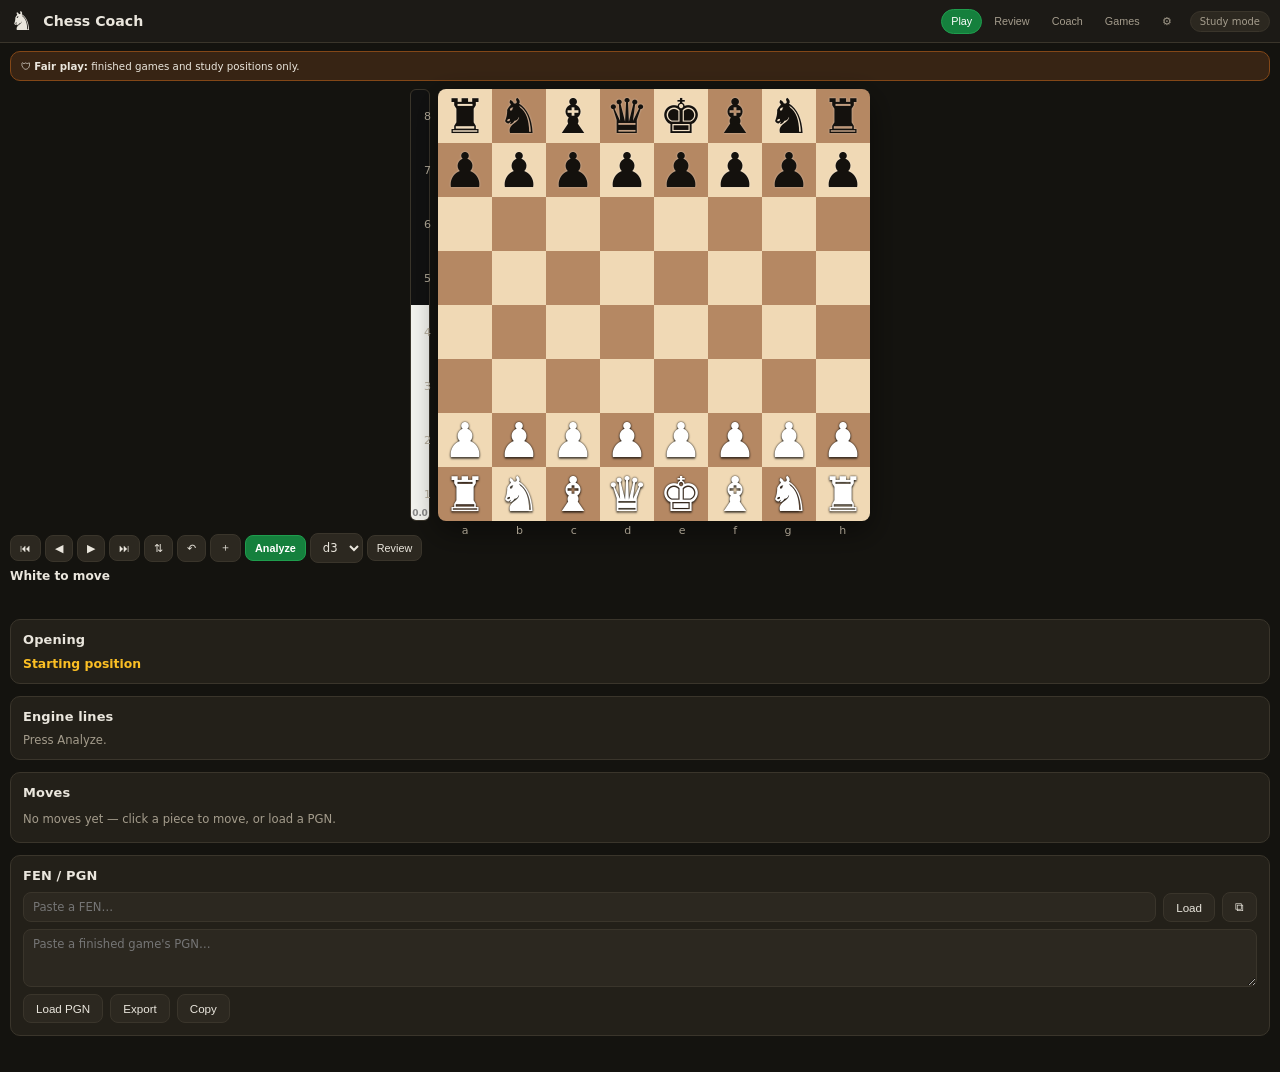
<file: extension/index.html>
<!DOCTYPE html>
<html lang="en">
<head>
<meta charset="UTF-8">
<meta name="viewport" content="width=device-width, initial-scale=1.0">
<meta name="color-scheme" content="dark light">
<title>Chess Coach</title>
<link rel="stylesheet" href="styles.css">
<style>
  /* Side-panel overrides: narrower column, same app. */
  html { font-size: calc(13.5px * var(--font-scale)); }
  .topbar { padding: 8px 10px; gap: 8px; }
  .brand h1 { font-size: 1.05rem; }
  .brand .tag { display: none; }
  .tabs { gap: 2px; }
  .tab { padding: 5px 9px; font-size: .8rem; }
  .layout { grid-template-columns: 1fr; padding: 8px 10px 24px; gap: 10px; }
  .boardCol { position: static; }
  .boardWrap { max-width: 460px; margin: 0 auto; }
  .banner { margin: 8px 10px 0; font-size: .76rem; padding: 8px 10px; }
  .liveNotice { margin: 8px 10px 0; font-size: .78rem; }
  .chatlog { max-height: 220px; }
  .settingsBody { max-height: none; }
  .controls { gap: 4px; }
  .controls button { padding: 6px 9px; font-size: .8rem; }
  .moves { max-height: 130px; }
</style>
</head>
<body>
<header class="topbar">
  <div class="brand">
    <span class="logo">♞</span>
    <div><h1>Chess Coach</h1><span class="tag">Post-game study</span></div>
  </div>
  <nav class="tabs" id="tabs" role="tablist">
    <button class="tab active" data-tab="play" role="tab">Play</button>
    <button class="tab" data-tab="review" role="tab">Review</button>
    <button class="tab" data-tab="coach" role="tab">Coach</button>
    <button class="tab" data-tab="library" role="tab">Games</button>
    <button class="tab" data-tab="settings" role="tab">⚙</button>
  </nav>
  <div class="topActions"><span class="pill" id="modePill">Study mode</span></div>
</header>

<div class="banner" id="fairBanner">
  🛡 <strong>Fair play:</strong> finished games and study positions only.
</div>
<div id="liveNotice" class="liveNotice" hidden>
  🔴 A live game is open. Analysis is disabled until you close it — Chess.com prohibits engines during play.
</div>

<div class="layout">
  <section class="boardCol" id="boardCol">
    <div class="boardWrap" id="boardWrap">
      <div class="evalbar" id="evalbar"><div id="evalFill"></div><span id="evalText">0.0</span></div>
      <div class="boardHolder">
        <div id="board" class="board" tabindex="0" aria-label="Chess board"></div>
        <svg id="arrows" class="arrows" viewBox="0 0 800 800" aria-hidden="true"></svg>
        <div id="coordRanks" class="coordRanks"></div>
        <div id="coordFiles" class="coordFiles"></div>
      </div>
    </div>
    <div class="controls" id="controls">
      <button id="btnStart" title="Start">⏮</button>
      <button id="btnPrev" title="Previous">◀</button>
      <button id="btnNext" title="Next">▶</button>
      <button id="btnEnd" title="End">⏭</button>
      <button id="btnFlip" title="Flip">⇅</button>
      <button id="btnUndo" title="Undo">↶</button>
      <button id="btnNew" title="New">＋</button>
      <button id="btnAnalyze" class="primary" title="Analyze">Analyze</button>
      <select id="depthSel" class="mini" title="Depth"></select>
      <button id="btnReview" title="Review">Review</button>
    </div>
    <div class="status" id="status" role="status" aria-live="polite"></div>
    <div class="evalLine" id="evalLine"></div>
  </section>

  <section class="side">
    <div class="panel active" data-panel="play">
      <div class="card" id="openingCard"><h2>Opening</h2><div id="opening" class="opening">—</div></div>
      <div class="card" id="topMovesCard"><h2>Engine lines</h2>
        <div id="topMoves" class="topmoves"><span class="muted">Press Analyze.</span></div></div>
      <div class="card" id="movesCard"><h2>Moves</h2>
        <div id="moves" class="moves"><span class="muted">No moves yet.</span></div></div>
      <div class="card" id="fenCard"><h2>FEN / PGN</h2>
        <div class="row"><input id="fenInput" placeholder="Paste a FEN…" spellcheck="false">
          <button id="btnFen">Load</button><button id="btnCopyFen">⧉</button></div>
        <div class="row"><textarea id="pgnInput" rows="3" placeholder="Paste a finished game's PGN…" spellcheck="false"></textarea></div>
        <div class="row"><button id="btnPgn">Load PGN</button><button id="btnExportPgn">Export</button>
          <button id="btnCopyPgn">Copy</button></div>
      </div>
    </div>

    <div class="panel" data-panel="review">
      <div class="card" id="reviewSummaryCard"><h2>Game review</h2>
        <div id="reviewInfo" class="reviewinfo"><span class="muted">Load a game, then press Review.</span></div>
        <div class="reviewBtns"><button id="btnReview2" class="primary">Review game</button>
          <button id="btnNextBlunder">Next blunder ⤵</button></div>
      </div>
      <div class="card" id="accuracyCard"><h2>Accuracy</h2>
        <div id="accuracyBars"></div>
        <div id="accuracyGraphWrap"><svg id="accuracyGraph" viewBox="0 0 300 90" preserveAspectRatio="none"></svg></div>
      </div>
      <div class="card" id="reviewListCard"><h2>Moves to study</h2>
        <div id="reviewList" class="reviewList"><span class="muted">Nothing yet.</span></div></div>
    </div>

    <div class="panel" data-panel="coach">
      <div class="card coachCard">
        <div class="cardHead"><h2>AI Coach</h2><button id="btnClearChat" class="tiny">Clear</button></div>
        <div id="chatLog" class="chatlog" aria-live="polite"></div>
        <div class="chips" id="chatChips">
          <button class="chip" data-q="What was the key mistake in this game?">Key mistake?</button>
          <button class="chip" data-q="What is the plan for the side to move?">Plan?</button>
          <button class="chip" data-q="Explain the opening and its ideas.">Opening</button>
          <button class="chip" data-q="Give me three exercises from this game.">Homework</button>
        </div>
        <div class="chatrow"><input id="chatInput" placeholder="Ask about this position…">
          <button id="btnSend" class="primary">Send</button></div>
        <div class="small" id="coachMeta"></div>
      </div>
      <div class="card"><h2>Coach setup</h2>
        <div class="row"><select id="quickProvider" class="grow"></select></div>
        <div class="row"><input id="quickModel" placeholder="model" class="grow"></div>
        <div class="row"><input id="quickKey" type="password" placeholder="API key" class="grow">
          <button id="btnSaveKey" class="primary">Save</button></div>
        <div class="small" id="keyState"></div>
        <button id="btnOpenCoachSettings" class="tiny">All coach settings →</button>
      </div>
    </div>

    <div class="panel" data-panel="library">
      <div class="card"><h2>Import from Chess.com</h2>
        <p class="small">Official read-only API. Finished games only.</p>
        <div class="row"><input id="ccUser" placeholder="Chess.com username" class="grow">
          <button id="btnCcLoad" class="primary">Load</button></div>
        <div class="row"><select id="ccTimeClass" class="grow"></select>
          <label class="inline"><input type="checkbox" id="ccRated"> rated</label></div>
        <div id="ccInfo" class="small"></div>
        <div id="gameList" class="gameList"></div>
      </div>
      <div class="card"><h2>Saved here</h2>
        <div id="savedList" class="gameList"><span class="muted">Nothing saved yet.</span></div>
        <div class="row"><button id="btnSaveCurrent" class="tiny">Save current</button>
          <button id="btnClearSaved" class="tiny danger">Clear</button></div>
      </div>
    </div>

    <div class="panel" data-panel="settings">
      <div class="settingsHead">
        <input id="settingsSearch" placeholder="Search settings…" autocomplete="off">
        <select id="presetSel"></select>
        <select id="tierSel">
          <option value="core">Basic</option><option value="advanced">+ Advanced</option>
          <option value="lab">+ Experimental</option>
        </select>
      </div>
      <span class="pill" id="settingsCount"></span>
      <div id="settingsBody" class="settingsBody"></div>
    </div>
  </section>
</div>

<div id="promoModal" class="modal hidden">
  <div class="modal-box"><p>Promote to:</p>
    <button data-p="q">♛</button><button data-p="r">♜</button>
    <button data-p="b">♝</button><button data-p="n">♞</button>
    <button data-p="cancel" class="tiny">Cancel</button></div>
</div>
<div id="toasts" class="toasts"></div>
<input type="file" id="importFile" accept="application/json" hidden>

<script src="core/chess-core.js"></script>
<script src="settings-schema.js"></script>
<script src="app.js"></script>
</body>
</html>
</file>
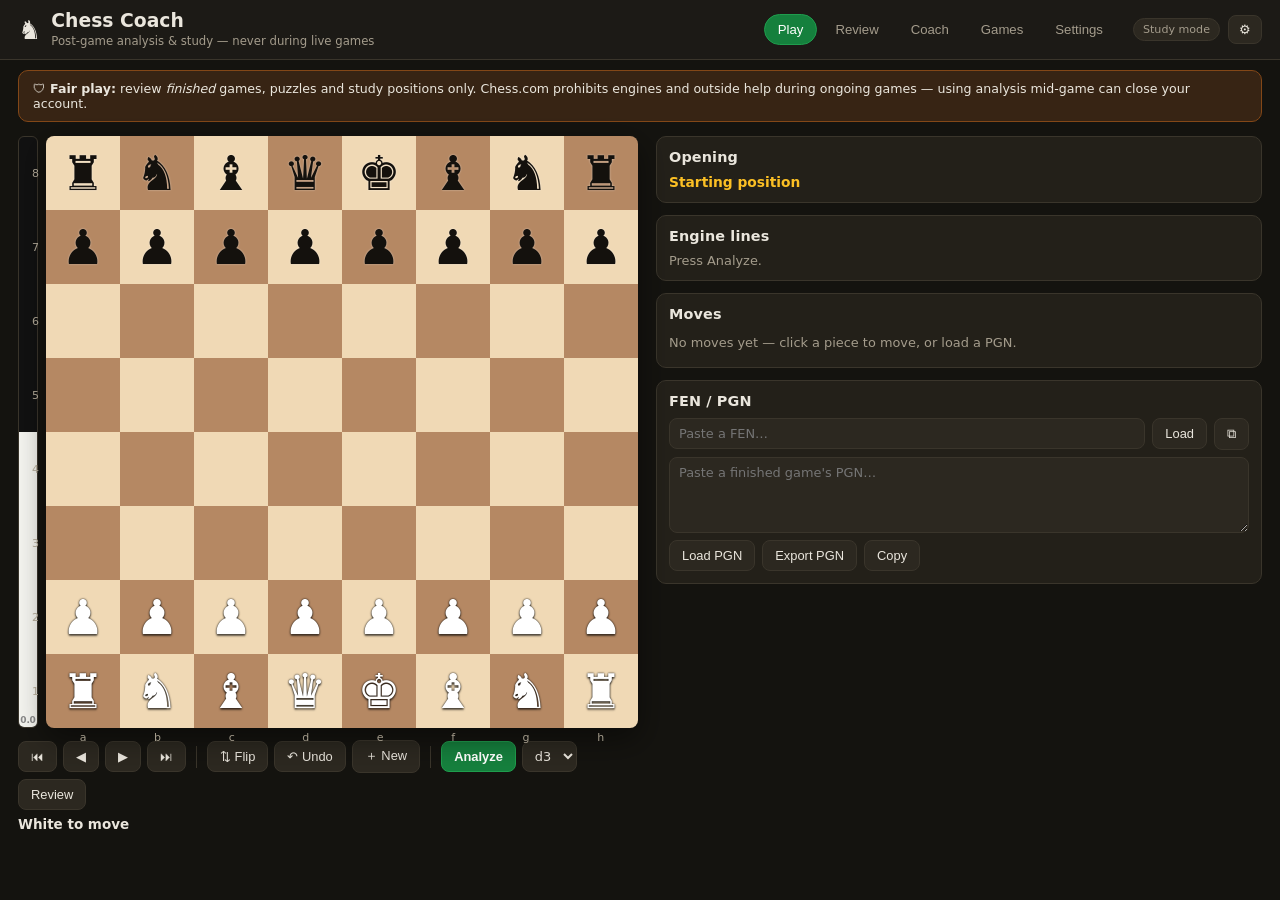
<file: web/index.html>
<!DOCTYPE html>
<html lang="en">
<head>
<meta charset="UTF-8">
<meta name="viewport" content="width=device-width, initial-scale=1.0">
<meta name="color-scheme" content="dark light">
<title>Chess Coach — Post-Game Analysis &amp; Study</title>
<link rel="stylesheet" href="styles.css">
</head>
<body>
<header class="topbar">
  <div class="brand">
    <span class="logo">♞</span>
    <div>
      <h1>Chess Coach</h1>
      <span class="tag">Post-game analysis &amp; study — never during live games</span>
    </div>
  </div>
  <nav class="tabs" id="tabs" role="tablist">
    <button class="tab active" data-tab="play" role="tab">Play</button>
    <button class="tab" data-tab="review" role="tab">Review</button>
    <button class="tab" data-tab="coach" role="tab">Coach</button>
    <button class="tab" data-tab="library" role="tab">Games</button>
    <button class="tab" data-tab="settings" role="tab">Settings</button>
  </nav>
  <div class="topActions">
    <span class="pill" id="modePill">Study mode</span>
    <button id="btnQuickSettings" class="icon" title="Settings">⚙</button>
  </div>
</header>

<div class="banner" id="fairBanner">
  🛡 <strong>Fair play:</strong> review <em>finished</em> games, puzzles and study positions only.
  Chess.com prohibits engines and outside help during ongoing games — using analysis mid-game can close your account.
</div>
<div id="liveNotice" class="liveNotice" hidden>
  🔴 A live game is open in another tab. Analysis is disabled until you close it.
</div>

<div class="layout">
  <!-- ------------------------------------------------ left: board column -->
  <section class="boardCol" id="boardCol">
    <div class="boardWrap" id="boardWrap">
      <div class="evalbar" id="evalbar">
        <div id="evalFill"></div>
        <span id="evalText">0.0</span>
      </div>
      <div class="boardHolder">
        <div id="board" class="board" tabindex="0" aria-label="Chess board"></div>
        <svg id="arrows" class="arrows" viewBox="0 0 800 800" aria-hidden="true"></svg>
        <div id="coordRanks" class="coordRanks"></div>
        <div id="coordFiles" class="coordFiles"></div>
      </div>
    </div>

    <div class="controls" id="controls">
      <button id="btnStart" title="Start (↑)">⏮</button>
      <button id="btnPrev" title="Previous (←)">◀</button>
      <button id="btnNext" title="Next (→)">▶</button>
      <button id="btnEnd" title="End (↓)">⏭</button>
      <span class="sep"></span>
      <button id="btnFlip" title="Flip (F)">⇅ Flip</button>
      <button id="btnUndo" title="Undo (U)">↶ Undo</button>
      <button id="btnNew" title="New game (N)">＋ New</button>
      <span class="sep"></span>
      <button id="btnAnalyze" class="primary" title="Analyze (A)">Analyze</button>
      <select id="depthSel" title="Search depth" class="mini"></select>
      <button id="btnReview" title="Review game (R)">Review</button>
    </div>
    <div class="status" id="status" role="status" aria-live="polite"></div>
    <div class="evalLine" id="evalLine"></div>
  </section>

  <!-- ------------------------------------------------ right: tab panels -->
  <section class="side">

    <!-- PLAY -->
    <div class="panel active" data-panel="play">
      <div class="card" id="openingCard">
        <h2>Opening</h2>
        <div id="opening" class="opening">—</div>
      </div>

      <div class="card" id="topMovesCard">
        <h2>Engine lines</h2>
        <div id="topMoves" class="topmoves"><span class="muted">Press Analyze.</span></div>
      </div>

      <div class="card" id="movesCard">
        <h2>Moves</h2>
        <div id="moves" class="moves"><span class="muted">No moves yet.</span></div>
      </div>

      <div class="card" id="fenCard">
        <h2>FEN / PGN</h2>
        <div class="row">
          <input id="fenInput" placeholder="Paste a FEN…" spellcheck="false">
          <button id="btnFen">Load</button>
          <button id="btnCopyFen" title="Copy FEN">⧉</button>
        </div>
        <div class="row">
          <textarea id="pgnInput" rows="4" placeholder="Paste a finished game's PGN…" spellcheck="false"></textarea>
        </div>
        <div class="row">
          <button id="btnPgn">Load PGN</button>
          <button id="btnExportPgn">Export PGN</button>
          <button id="btnCopyPgn">Copy</button>
        </div>
      </div>
    </div>

    <!-- REVIEW -->
    <div class="panel" data-panel="review">
      <div class="card" id="reviewSummaryCard">
        <h2>Game review</h2>
        <div id="reviewInfo" class="reviewinfo"><span class="muted">Load a game, then press Review.</span></div>
        <div class="reviewBtns">
          <button id="btnReview2" class="primary">Review game</button>
          <button id="btnNextBlunder">Next blunder ⤵</button>
        </div>
      </div>
      <div class="card" id="accuracyCard">
        <h2>Accuracy</h2>
        <div id="accuracyBars"></div>
        <div id="accuracyGraphWrap"><svg id="accuracyGraph" viewBox="0 0 300 90" preserveAspectRatio="none"></svg></div>
      </div>
      <div class="card" id="reviewListCard">
        <h2>Moves to study</h2>
        <div id="reviewList" class="reviewList"><span class="muted">Nothing yet.</span></div>
      </div>
    </div>

    <!-- COACH -->
    <div class="panel" data-panel="coach">
      <div class="card coachCard">
        <div class="cardHead">
          <h2>AI Coach</h2>
          <button id="btnClearChat" class="tiny">Clear</button>
        </div>
        <div id="chatLog" class="chatlog" aria-live="polite"></div>
        <div class="chips" id="chatChips">
          <button class="chip" data-q="What was the key mistake in this game?">Key mistake?</button>
          <button class="chip" data-q="What is the plan for the side to move?">Plan here?</button>
          <button class="chip" data-q="Explain the opening I played and its ideas.">Opening ideas</button>
          <button class="chip" data-q="Give me three training exercises from this game.">Homework</button>
          <button class="chip" data-q="Where did the evaluation swing most?">Biggest swing?</button>
        </div>
        <div class="chatrow">
          <input id="chatInput" placeholder="Ask about this position… (Enter to send)" autocomplete="off">
          <button id="btnSend" class="primary">Send</button>
        </div>
        <div class="small" id="coachMeta"></div>
      </div>
      <div class="card">
        <h2>Coach setup</h2>
        <div class="row">
          <select id="quickProvider" class="grow"></select>
        </div>
        <div class="row">
          <input id="quickModel" placeholder="model" class="grow">
        </div>
        <div class="row">
          <input id="quickKey" type="password" placeholder="API key (stored locally)" class="grow">
          <button id="btnSaveKey" class="primary">Save</button>
        </div>
        <div class="small" id="keyState"></div>
        <button id="btnOpenCoachSettings" class="tiny">All coach settings →</button>
      </div>
    </div>

    <!-- LIBRARY -->
    <div class="panel" data-panel="library">
      <div class="card">
        <h2>Import from Chess.com</h2>
        <p class="small">Official read-only Published Data API. Finished games only — never a game in progress.</p>
        <div class="row">
          <input id="ccUser" placeholder="Chess.com username" class="grow" autocomplete="off">
          <button id="btnCcLoad" class="primary">Load games</button>
        </div>
        <div class="row">
          <select id="ccTimeClass" class="grow"></select>
          <label class="inline"><input type="checkbox" id="ccRated"> rated only</label>
        </div>
        <div id="ccInfo" class="small"></div>
        <div id="gameList" class="gameList"></div>
      </div>
      <div class="card">
        <h2>Saved in this browser</h2>
        <div id="savedList" class="gameList"><span class="muted">Nothing saved yet.</span></div>
        <div class="row">
          <button id="btnSaveCurrent" class="tiny">Save current game</button>
          <button id="btnClearSaved" class="tiny danger">Clear all</button>
        </div>
      </div>
    </div>

    <!-- SETTINGS -->
    <div class="panel" data-panel="settings">
      <div class="settingsHead">
        <input id="settingsSearch" placeholder="Search settings…  (try: arrow, depth, theme)" autocomplete="off">
        <select id="presetSel" title="Apply a preset"></select>
        <select id="tierSel" title="Show advanced settings">
          <option value="core">Basic</option>
          <option value="advanced">+ Advanced</option>
          <option value="lab">+ Experimental</option>
        </select>
        <span class="pill" id="settingsCount"></span>
      </div>
      <div id="settingsBody" class="settingsBody"></div>
    </div>
  </section>
</div>

<div id="promoModal" class="modal hidden">
  <div class="modal-box">
    <p>Promote to:</p>
    <button data-p="q">♛ Queen</button><button data-p="r">♜ Rook</button>
    <button data-p="b">♝ Bishop</button><button data-p="n">♞ Knight</button>
    <button data-p="cancel" class="tiny">Cancel</button>
  </div>
</div>
<div id="toasts" class="toasts"></div>
<input type="file" id="importFile" accept="application/json" hidden>

<script src="core/chess-core.js"></script>
<script src="settings-schema.js"></script>
<script src="app.js"></script>
</body>
</html>
</file>
<file: extension/styles.css>
/* Chess Coach — styles */
:root {
  --bg: #14130f;
  --bg2: #1c1a16;
  --card: #232019;
  --card2: #2c2820;
  --line: #3a352b;
  --text: #eae6dd;
  --muted: #a49c8c;
  --accent: #15803d;
  --accent2: #1f9d4d;
  --danger: #b91c1c;
  --warn: #b45309;
  --sq-light: #f0d9b5;
  --sq-dark: #b58863;
  --radius: 10px;
  --font-scale: 1;
  --density: 1;
  --board-radius: 8px;
  --piece-size: 1;
  --brightness: 1;
  --contrast: 1;
}
[data-theme="light"] { --bg:#f6f4ef; --bg2:#efece4; --card:#ffffff; --card2:#f7f5f0; --line:#ded8ca; --text:#211e18; --muted:#6c6456; }
[data-theme="midnight"] { --bg:#0a0e17; --bg2:#0f1520; --card:#141c2b; --card2:#1b2436; --line:#26324a; --text:#dde6f5; --muted:#8a97ad; }
[data-theme="sepia"] { --bg:#f2e8d5; --bg2:#e9dcc3; --card:#fbf3e4; --card2:#f3e8d3; --line:#d6c4a4; --text:#3b2f1e; --muted:#7d6b50; --sq-light:#f0dfc0; --sq-dark:#a9825a; }
[data-accent="blue"] { --accent:#1d4ed8; --accent2:#2563eb; }
[data-accent="purple"] { --accent:#6d28d9; --accent2:#7c3aed; }
[data-accent="amber"] { --accent:#b45309; --accent2:#d97706; }
[data-accent="rose"] { --accent:#be123c; --accent2:#e11d48; }

* { box-sizing: border-box; }
html { font-size: calc(15px * var(--font-scale)); }
body {
  margin: 0; background: var(--bg); color: var(--text);
  font-family: system-ui, -apple-system, "Segoe UI", Roboto, sans-serif;
  min-height: 100vh;
}
body[data-font="serif"] { font-family: Georgia, "Times New Roman", serif; }
body[data-font="mono"] { font-family: ui-monospace, SFMono-Regular, Menlo, monospace; }
body[data-font="dyslexic"] { font-family: "Comic Sans MS", "Trebuchet MS", Verdana, sans-serif; letter-spacing: .02em; }
body[data-contrast="high"] { --card: #000; --card2: #111; --line: #fff; --text: #fff; --muted: #ddd; }
body[data-contrast="high"] .sq.light { --sq-light: #fff; }
body[data-contrast="high"] .sq.dark { --sq-dark: #000; }

/* ---------- top bar ---------- */
.topbar {
  display: flex; align-items: center; gap: 16px; flex-wrap: wrap;
  padding: 10px 18px; background: var(--bg2); border-bottom: 1px solid var(--line);
  position: sticky; top: 0; z-index: 40;
}
.brand { display: flex; align-items: center; gap: 10px; }
.logo { font-size: 26px; line-height: 1; }
.brand h1 { margin: 0; font-size: 1.25rem; }
.tag { color: var(--muted); font-size: .78rem; }
.tabs { display: flex; gap: 4px; margin-left: auto; flex-wrap: wrap; }
.tab {
  background: transparent; color: var(--muted); border: 1px solid transparent;
  padding: 7px 13px; border-radius: 999px; font-size: .88rem; cursor: pointer;
}
.tab:hover { background: var(--card2); color: var(--text); }
.tab.active { background: var(--accent); color: #fff; border-color: var(--accent2); }
.topActions { display: flex; align-items: center; gap: 8px; }
.pill {
  font-size: .74rem; padding: 4px 9px; border-radius: 999px;
  background: var(--card2); color: var(--muted); border: 1px solid var(--line); white-space: nowrap;
}
.pill.on { background: var(--accent); color: #fff; border-color: var(--accent2); }

.banner {
  margin: 10px 18px 0; padding: 10px 14px; border-radius: var(--radius);
  background: color-mix(in srgb, var(--warn) 18%, var(--bg2));
  border: 1px solid color-mix(in srgb, var(--warn) 60%, var(--line));
  font-size: .84rem;
}
.liveNotice {
  margin: 10px 18px 0; padding: 10px 14px; border-radius: var(--radius);
  background: var(--danger); color: #fff; font-weight: 600; font-size: .86rem;
}

/* ---------- layout ---------- */
.layout {
  display: grid; grid-template-columns: minmax(320px, 620px) minmax(320px, 1fr);
  gap: 18px; padding: 14px 18px 40px; align-items: start;
}
.layout.density-compact { gap: 12px; padding: 8px 12px 24px; }
.layout.density-spacious { gap: 26px; padding: 22px 26px 60px; }
@media (max-width: 940px) { .layout { grid-template-columns: 1fr; } }

.boardCol { position: sticky; top: 66px; }
.layout.density-compact .boardCol { top: 58px; }
.boardCol.unstuck { position: static; }
@media (max-width: 940px) { .boardCol { position: static; } }

/* ---------- board ---------- */
.boardWrap { display: flex; gap: 8px; align-items: stretch; }
.evalbar {
  width: 20px; border-radius: 6px; background: #111; position: relative;
  overflow: hidden; flex: 0 0 20px; border: 1px solid var(--line);
}
.evalbar[hidden] { display: none; }
#evalFill { position: absolute; left: 0; right: 0; bottom: 0; height: 50%; background: #f5f5f0; transition: height .28s ease; }
#evalText { position: absolute; inset: auto 0 2px 0; text-align: center; font-size: 9px; color: #888; font-weight: 700; letter-spacing: -.02em; }
.boardHolder { position: relative; flex: 1; min-width: 0; }
.board {
  aspect-ratio: 1 / 1; width: 100%; display: grid;
  grid-template-columns: repeat(8, 1fr); grid-template-rows: repeat(8, 1fr);
  border-radius: var(--board-radius); overflow: hidden; user-select: none;
  filter: brightness(var(--brightness)) contrast(var(--contrast));
  outline: none;
}
.board.shadow { box-shadow: 0 10px 30px rgba(0,0,0,.45); }
.board:focus-visible { box-shadow: 0 0 0 3px var(--accent2); }
.sq {
  position: relative; display: flex; align-items: center; justify-content: center;
  font-size: calc(clamp(26px, 5.2vw, 48px) * var(--piece-size));
  line-height: 1; cursor: pointer;
}
.sq.light { background: var(--sq-light); }
.sq.dark { background: var(--sq-dark); }
.sq.sel::after { content: ""; position: absolute; inset: 0; box-shadow: inset 0 0 0 4px #f7ef6d; }
.sq.last.outline::after { content: ""; position: absolute; inset: 0; box-shadow: inset 0 0 0 4px rgba(247,239,109,.55); }
.sq.last.fill::after { content: ""; position: absolute; inset: 0; background: rgba(247,239,109,.28); }
.sq.last.both::after { content: ""; position: absolute; inset: 0; background: rgba(247,239,109,.22); box-shadow: inset 0 0 0 3px rgba(247,239,109,.6); }
.sq.check::before {
  content: ""; position: absolute; inset: 0;
  background: radial-gradient(circle, rgba(220,38,38,.85) 12%, rgba(220,38,38,0) 72%);
}
.sq.hover::after { content: ""; position: absolute; inset: 0; box-shadow: inset 0 0 0 3px rgba(255,255,255,.45); }
.sq.threat::before { content: ""; position: absolute; inset: 22%; border-radius: 50%; background: rgba(220,38,38,.35); }
.sq .coordF { position: absolute; right: 2px; bottom: 0; font-size: .42em; font-weight: 700; opacity: .65; }
.sq .coordR { position: absolute; left: 2px; top: 0; font-size: .42em; font-weight: 700; opacity: .65; }
.sq.light .coordF, .sq.light .coordR { color: var(--sq-dark); }
.sq.dark .coordF, .sq.dark .coordR { color: var(--sq-light); }
.piece { pointer-events: none; transition: transform .12s ease; }
.piece.white { color: #fff; text-shadow: 0 0 2px #000, 0 2px 2px rgba(0,0,0,.55); }
.piece.black { color: #14110d; text-shadow: 0 0 2px rgba(255,255,255,.55); }
.piece.outline { font-variation-settings: normal; color: transparent; -webkit-text-stroke: 2px currentColor; }
.sq.anim .piece { animation: pop .12s ease-out; }
@keyframes pop { from { transform: scale(.86); } to { transform: scale(1); } }
body[data-reduce-motion="1"] .piece, body[data-reduce-motion="1"] #evalFill { transition: none !important; animation: none !important; }

.dot { position: absolute; width: 30%; height: 30%; border-radius: 50%; background: rgba(20,85,30,.42); }
.ring { position: absolute; inset: 3%; border-radius: 50%; border: 6px solid rgba(20,85,30,.42); }
.arrows { position: absolute; inset: 0; width: 100%; height: 100%; pointer-events: none; }
.coordRanks, .coordFiles { position: absolute; font-size: 11px; color: var(--muted); display: none; }
.coordRanks { left: -14px; top: 0; bottom: 0; display: flex; flex-direction: column; justify-content: space-around; }
.coordFiles { left: 0; right: 0; bottom: -16px; display: flex; justify-content: space-around; }

/* ---------- controls ---------- */
.controls { display: flex; gap: 6px; flex-wrap: wrap; align-items: center; margin: 12px 0 6px; }
.controls .sep { width: 1px; height: 22px; background: var(--line); margin: 0 4px; }
button {
  background: var(--card2); color: var(--text); border: 1px solid var(--line);
  border-radius: 8px; padding: 7px 12px; font-size: .86rem; cursor: pointer;
  transition: background .12s, border-color .12s, transform .06s;
}
button:hover:not(:disabled) { background: color-mix(in srgb, var(--card2) 60%, var(--text) 8%); border-color: var(--muted); }
button:active:not(:disabled) { transform: translateY(1px); }
button:disabled { opacity: .5; cursor: not-allowed; }
button.primary { background: var(--accent); border-color: var(--accent2); color: #fff; font-weight: 600; }
button.primary:hover:not(:disabled) { background: var(--accent2); }
button.danger { background: transparent; border-color: var(--danger); color: #f87171; }
button.tiny { padding: 4px 9px; font-size: .78rem; }
button.icon { padding: 6px 10px; }
button:focus-visible, input:focus-visible, select:focus-visible, textarea:focus-visible { outline: 3px solid var(--accent2); outline-offset: 1px; }
body[data-focus-rings="0"] button:focus-visible { outline: none; }
.large-targets button, .large-targets .sq { min-height: 34px; }

select, input, textarea {
  background: var(--card2); color: var(--text); border: 1px solid var(--line);
  border-radius: 8px; padding: 7px 9px; font-size: .86rem; font-family: inherit;
  width: 100%; max-width: 100%;
}
select.mini { width: auto; padding: 6px 8px; }
label { font-size: .8rem; color: var(--muted); }
label.inline { display: inline-flex; align-items: center; gap: 5px; white-space: nowrap; }
label.inline input[type="checkbox"] { width: auto; }
.status { font-size: .9rem; font-weight: 600; color: var(--text); min-height: 22px; }
.evalLine { font-size: .8rem; color: var(--muted); min-height: 18px; }

/* ---------- side panels ---------- */
.side { min-width: 0; }
.panel { display: none; }
.panel.active { display: block; }
.card {
  background: var(--card); border: 1px solid var(--line); border-radius: var(--radius);
  padding: calc(12px * var(--density)); margin-bottom: 12px;
}
.card h2 { margin: 0 0 9px; font-size: .96rem; letter-spacing: .01em; }
.cardHead { display: flex; align-items: center; justify-content: space-between; gap: 8px; margin-bottom: 8px; }
.cardHead h2 { margin: 0; }
.muted { color: var(--muted); }
.small { font-size: .78rem; color: var(--muted); }
.row { display: flex; gap: 7px; align-items: center; margin-bottom: 7px; }
.row .grow { flex: 1; }
.row:last-child { margin-bottom: 0; }
.row textarea { flex: 1; resize: vertical; }

/* opening / moves */
.opening { font-weight: 700; color: #fbbf24; font-size: .92rem; }
.moves { max-height: 190px; overflow-y: auto; font-size: .86rem; line-height: 1.85; }
.mv { cursor: pointer; padding: 1px 4px; border-radius: 5px; }
.mv:hover { background: var(--card2); }
.mv.cur { background: var(--accent); color: #fff; }
.mv.future { color: var(--muted); opacity: .7; }
.mv sup { font-weight: 800; font-size: .7em; margin-left: 1px; }
.mv .tag-b { color: #f87171; }
.mv .tag-m { color: #fbbf24; }
.mv .tag-i { color: #93c5fd; }
.topmoves { font-size: .86rem; }
.topmoves .line { padding: 5px 0; border-bottom: 1px solid var(--line); display: flex; gap: 8px; align-items: baseline; }
.topmoves .line:last-child { border-bottom: 0; }
.topmoves .san { font-weight: 700; font-family: ui-monospace, monospace; }
.topmoves .sc { color: var(--muted); font-size: .78rem; }
.topmoves .pv { color: var(--muted); font-size: .78rem; font-family: ui-monospace, monospace; }
.topmoves .line.best .san { color: #4ade80; }

/* review */
.reviewinfo { font-size: .86rem; }
.reviewBtns { display: flex; gap: 7px; margin-top: 10px; }
.reviewList { max-height: 260px; overflow-y: auto; font-size: .84rem; }
.reviewList .item { padding: 6px 0; border-bottom: 1px solid var(--line); cursor: pointer; }
.reviewList .item:hover { background: var(--card2); }
.reviewList .badge { font-weight: 800; margin-right: 6px; }
.badge.blunder { color: #f87171; }
.badge.mistake { color: #fbbf24; }
.badge.inaccuracy { color: #93c5fd; }
.badge.best { color: #4ade80; }
.accRow { display: flex; align-items: center; gap: 8px; margin: 6px 0; font-size: .84rem; }
.accRow .bar { flex: 1; height: 8px; background: var(--card2); border-radius: 4px; overflow: hidden; }
.accRow .bar span { display: block; height: 100%; background: var(--accent2); }
#accuracyGraphWrap { margin-top: 8px; }
#accuracyGraph { width: 100%; height: 90px; display: block; }

/* chat */
.coachCard { display: flex; flex-direction: column; }
.chatlog { max-height: 340px; overflow-y: auto; display: flex; flex-direction: column; gap: 8px; margin-bottom: 9px; }
.msg { padding: 9px 11px; border-radius: 10px; font-size: .86rem; white-space: pre-wrap; line-height: 1.5; }
.msg.user { background: var(--accent); color: #fff; align-self: flex-end; max-width: 90%; }
.msg.ai { background: var(--card2); align-self: flex-start; max-width: 92%; border: 1px solid var(--line); }
.msg.error { border-color: var(--danger); color: #fca5a5; }
.chips { display: flex; gap: 6px; flex-wrap: wrap; margin-bottom: 8px; }
.chip { font-size: .76rem; padding: 4px 10px; border-radius: 999px; background: var(--card2); color: var(--muted); }
.chip:hover { color: var(--text); border-color: var(--accent2); }
.chatrow { display: flex; gap: 7px; }
.chatrow input { flex: 1; }

/* library */
.gameList { max-height: 320px; overflow-y: auto; margin-top: 8px; }
.gameItem {
  padding: 8px 10px; border: 1px solid var(--line); border-radius: 8px; margin-bottom: 6px;
  cursor: pointer; font-size: .82rem; background: var(--card2);
}
.gameItem:hover { border-color: var(--accent2); }
.gameItem .who { font-weight: 600; }
.gameItem .res { color: var(--muted); }
.gameItem.win { border-left: 3px solid var(--accent2); }
.gameItem.loss { border-left: 3px solid var(--danger); }
.gameItem.draw { border-left: 3px solid var(--warn); }

/* settings */
.settingsHead { display: flex; gap: 7px; margin-bottom: 12px; flex-wrap: wrap; align-items: center; }
.settingsHead input { flex: 1; min-width: 160px; }
.settingsHead select { width: auto; }
.settingsBody { max-height: calc(100vh - 190px); overflow-y: auto; padding-right: 4px; }
.setSection {
  background: var(--card); border: 1px solid var(--line); border-radius: var(--radius);
  margin-bottom: 10px; overflow: hidden;
}
.setSection > summary {
  padding: 11px 14px; cursor: pointer; font-weight: 700; font-size: .9rem;
  display: flex; align-items: center; gap: 8px; list-style: none;
}
.setSection > summary::-webkit-details-marker { display: none; }
.setSection > summary::before { content: "▸"; color: var(--muted); transition: transform .15s; }
.setSection[open] > summary::before { transform: rotate(90deg); }
.setSection .body { padding: 4px 14px 14px; }
.setGroup { margin-top: 12px; }
.setGroup > h4 {
  margin: 0 0 6px; font-size: .74rem; text-transform: uppercase; letter-spacing: .07em;
  color: var(--muted); font-weight: 700;
}
.setRow {
  display: grid; grid-template-columns: 1fr minmax(110px, 42%);
  gap: 10px; align-items: center; padding: 7px 0; border-bottom: 1px dashed var(--line);
}
.setRow:last-child { border-bottom: 0; }
.setRow .lbl { font-size: .84rem; }
.setRow .help { display: block; font-size: .74rem; color: var(--muted); margin-top: 2px; }
.setRow input[type="range"] { width: 100%; padding: 0; }
.setRow .val { font-variant-numeric: tabular-nums; color: var(--muted); font-size: .76rem; margin-left: 6px; }
.setRow input[type="checkbox"] { width: 18px; height: 18px; justify-self: end; accent-color: var(--accent); }
.setRow select, .setRow input[type="text"], .setRow input[type="password"], .setRow input[type="number"] { width: 100%; }
.setRow.full { grid-template-columns: 1fr; }
.setRow.full textarea { min-height: 78px; }
.setRow.tier-advanced .lbl::after, .setRow.tier-lab .lbl::after {
  font-size: .62rem; padding: 1px 5px; border-radius: 4px; margin-left: 6px;
  background: var(--card2); color: var(--muted); vertical-align: middle;
}
.setRow.tier-advanced .lbl::after { content: "advanced"; }
.setRow.tier-lab .lbl::after { content: "experimental"; color: #fbbf24; }
.setRow.locked { opacity: .75; }
.empty { color: var(--muted); font-size: .84rem; padding: 14px; text-align: center; }

/* modal + toasts */
.modal { position: fixed; inset: 0; background: rgba(0,0,0,.65); display: flex; align-items: center; justify-content: center; z-index: 100; }
.modal.hidden { display: none; }
.modal-box { background: var(--card); border: 1px solid var(--line); border-radius: var(--radius); padding: 18px; display: flex; gap: 7px; flex-wrap: wrap; max-width: 340px; }
.modal-box p { flex: 1 0 100%; margin: 0 0 4px; font-size: .86rem; }
.toasts { position: fixed; right: 16px; bottom: 16px; display: flex; flex-direction: column; gap: 7px; z-index: 200; }
.toast {
  background: var(--card); border: 1px solid var(--line); border-left: 3px solid var(--accent2);
  padding: 9px 13px; border-radius: 8px; font-size: .84rem; box-shadow: 0 8px 24px rgba(0,0,0,.35);
  animation: slideIn .18s ease-out; max-width: 320px;
}
.toast.err { border-left-color: var(--danger); }
@keyframes slideIn { from { transform: translateX(14px); opacity: 0; } to { transform: none; opacity: 1; } }
[hidden] { display: none !important; }
</file>
<file: web/styles.css>
/* Chess Coach — styles */
:root {
  --bg: #14130f;
  --bg2: #1c1a16;
  --card: #232019;
  --card2: #2c2820;
  --line: #3a352b;
  --text: #eae6dd;
  --muted: #a49c8c;
  --accent: #15803d;
  --accent2: #1f9d4d;
  --danger: #b91c1c;
  --warn: #b45309;
  --sq-light: #f0d9b5;
  --sq-dark: #b58863;
  --radius: 10px;
  --font-scale: 1;
  --density: 1;
  --board-radius: 8px;
  --piece-size: 1;
  --brightness: 1;
  --contrast: 1;
}
[data-theme="light"] { --bg:#f6f4ef; --bg2:#efece4; --card:#ffffff; --card2:#f7f5f0; --line:#ded8ca; --text:#211e18; --muted:#6c6456; }
[data-theme="midnight"] { --bg:#0a0e17; --bg2:#0f1520; --card:#141c2b; --card2:#1b2436; --line:#26324a; --text:#dde6f5; --muted:#8a97ad; }
[data-theme="sepia"] { --bg:#f2e8d5; --bg2:#e9dcc3; --card:#fbf3e4; --card2:#f3e8d3; --line:#d6c4a4; --text:#3b2f1e; --muted:#7d6b50; --sq-light:#f0dfc0; --sq-dark:#a9825a; }
[data-accent="blue"] { --accent:#1d4ed8; --accent2:#2563eb; }
[data-accent="purple"] { --accent:#6d28d9; --accent2:#7c3aed; }
[data-accent="amber"] { --accent:#b45309; --accent2:#d97706; }
[data-accent="rose"] { --accent:#be123c; --accent2:#e11d48; }

* { box-sizing: border-box; }
html { font-size: calc(15px * var(--font-scale)); }
body {
  margin: 0; background: var(--bg); color: var(--text);
  font-family: system-ui, -apple-system, "Segoe UI", Roboto, sans-serif;
  min-height: 100vh;
}
body[data-font="serif"] { font-family: Georgia, "Times New Roman", serif; }
body[data-font="mono"] { font-family: ui-monospace, SFMono-Regular, Menlo, monospace; }
body[data-font="dyslexic"] { font-family: "Comic Sans MS", "Trebuchet MS", Verdana, sans-serif; letter-spacing: .02em; }
body[data-contrast="high"] { --card: #000; --card2: #111; --line: #fff; --text: #fff; --muted: #ddd; }
body[data-contrast="high"] .sq.light { --sq-light: #fff; }
body[data-contrast="high"] .sq.dark { --sq-dark: #000; }

/* ---------- top bar ---------- */
.topbar {
  display: flex; align-items: center; gap: 16px; flex-wrap: wrap;
  padding: 10px 18px; background: var(--bg2); border-bottom: 1px solid var(--line);
  position: sticky; top: 0; z-index: 40;
}
.brand { display: flex; align-items: center; gap: 10px; }
.logo { font-size: 26px; line-height: 1; }
.brand h1 { margin: 0; font-size: 1.25rem; }
.tag { color: var(--muted); font-size: .78rem; }
.tabs { display: flex; gap: 4px; margin-left: auto; flex-wrap: wrap; }
.tab {
  background: transparent; color: var(--muted); border: 1px solid transparent;
  padding: 7px 13px; border-radius: 999px; font-size: .88rem; cursor: pointer;
}
.tab:hover { background: var(--card2); color: var(--text); }
.tab.active { background: var(--accent); color: #fff; border-color: var(--accent2); }
.topActions { display: flex; align-items: center; gap: 8px; }
.pill {
  font-size: .74rem; padding: 4px 9px; border-radius: 999px;
  background: var(--card2); color: var(--muted); border: 1px solid var(--line); white-space: nowrap;
}
.pill.on { background: var(--accent); color: #fff; border-color: var(--accent2); }

.banner {
  margin: 10px 18px 0; padding: 10px 14px; border-radius: var(--radius);
  background: color-mix(in srgb, var(--warn) 18%, var(--bg2));
  border: 1px solid color-mix(in srgb, var(--warn) 60%, var(--line));
  font-size: .84rem;
}
.liveNotice {
  margin: 10px 18px 0; padding: 10px 14px; border-radius: var(--radius);
  background: var(--danger); color: #fff; font-weight: 600; font-size: .86rem;
}

/* ---------- layout ---------- */
.layout {
  display: grid; grid-template-columns: minmax(320px, 620px) minmax(320px, 1fr);
  gap: 18px; padding: 14px 18px 40px; align-items: start;
}
.layout.density-compact { gap: 12px; padding: 8px 12px 24px; }
.layout.density-spacious { gap: 26px; padding: 22px 26px 60px; }
@media (max-width: 940px) { .layout { grid-template-columns: 1fr; } }

.boardCol { position: sticky; top: 66px; }
.layout.density-compact .boardCol { top: 58px; }
.boardCol.unstuck { position: static; }
@media (max-width: 940px) { .boardCol { position: static; } }

/* ---------- board ---------- */
.boardWrap { display: flex; gap: 8px; align-items: stretch; }
.evalbar {
  width: 20px; border-radius: 6px; background: #111; position: relative;
  overflow: hidden; flex: 0 0 20px; border: 1px solid var(--line);
}
.evalbar[hidden] { display: none; }
#evalFill { position: absolute; left: 0; right: 0; bottom: 0; height: 50%; background: #f5f5f0; transition: height .28s ease; }
#evalText { position: absolute; inset: auto 0 2px 0; text-align: center; font-size: 9px; color: #888; font-weight: 700; letter-spacing: -.02em; }
.boardHolder { position: relative; flex: 1; min-width: 0; }
.board {
  aspect-ratio: 1 / 1; width: 100%; display: grid;
  grid-template-columns: repeat(8, 1fr); grid-template-rows: repeat(8, 1fr);
  border-radius: var(--board-radius); overflow: hidden; user-select: none;
  filter: brightness(var(--brightness)) contrast(var(--contrast));
  outline: none;
}
.board.shadow { box-shadow: 0 10px 30px rgba(0,0,0,.45); }
.board:focus-visible { box-shadow: 0 0 0 3px var(--accent2); }
.sq {
  position: relative; display: flex; align-items: center; justify-content: center;
  font-size: calc(clamp(26px, 5.2vw, 48px) * var(--piece-size));
  line-height: 1; cursor: pointer;
}
.sq.light { background: var(--sq-light); }
.sq.dark { background: var(--sq-dark); }
.sq.sel::after { content: ""; position: absolute; inset: 0; box-shadow: inset 0 0 0 4px #f7ef6d; }
.sq.last.outline::after { content: ""; position: absolute; inset: 0; box-shadow: inset 0 0 0 4px rgba(247,239,109,.55); }
.sq.last.fill::after { content: ""; position: absolute; inset: 0; background: rgba(247,239,109,.28); }
.sq.last.both::after { content: ""; position: absolute; inset: 0; background: rgba(247,239,109,.22); box-shadow: inset 0 0 0 3px rgba(247,239,109,.6); }
.sq.check::before {
  content: ""; position: absolute; inset: 0;
  background: radial-gradient(circle, rgba(220,38,38,.85) 12%, rgba(220,38,38,0) 72%);
}
.sq.hover::after { content: ""; position: absolute; inset: 0; box-shadow: inset 0 0 0 3px rgba(255,255,255,.45); }
.sq.threat::before { content: ""; position: absolute; inset: 22%; border-radius: 50%; background: rgba(220,38,38,.35); }
.sq .coordF { position: absolute; right: 2px; bottom: 0; font-size: .42em; font-weight: 700; opacity: .65; }
.sq .coordR { position: absolute; left: 2px; top: 0; font-size: .42em; font-weight: 700; opacity: .65; }
.sq.light .coordF, .sq.light .coordR { color: var(--sq-dark); }
.sq.dark .coordF, .sq.dark .coordR { color: var(--sq-light); }
.piece { pointer-events: none; transition: transform .12s ease; }
.piece.white { color: #fff; text-shadow: 0 0 2px #000, 0 2px 2px rgba(0,0,0,.55); }
.piece.black { color: #14110d; text-shadow: 0 0 2px rgba(255,255,255,.55); }
.piece.outline { font-variation-settings: normal; color: transparent; -webkit-text-stroke: 2px currentColor; }
.sq.anim .piece { animation: pop .12s ease-out; }
@keyframes pop { from { transform: scale(.86); } to { transform: scale(1); } }
body[data-reduce-motion="1"] .piece, body[data-reduce-motion="1"] #evalFill { transition: none !important; animation: none !important; }

.dot { position: absolute; width: 30%; height: 30%; border-radius: 50%; background: rgba(20,85,30,.42); }
.ring { position: absolute; inset: 3%; border-radius: 50%; border: 6px solid rgba(20,85,30,.42); }
.arrows { position: absolute; inset: 0; width: 100%; height: 100%; pointer-events: none; }
.coordRanks, .coordFiles { position: absolute; font-size: 11px; color: var(--muted); display: none; }
.coordRanks { left: -14px; top: 0; bottom: 0; display: flex; flex-direction: column; justify-content: space-around; }
.coordFiles { left: 0; right: 0; bottom: -16px; display: flex; justify-content: space-around; }

/* ---------- controls ---------- */
.controls { display: flex; gap: 6px; flex-wrap: wrap; align-items: center; margin: 12px 0 6px; }
.controls .sep { width: 1px; height: 22px; background: var(--line); margin: 0 4px; }
button {
  background: var(--card2); color: var(--text); border: 1px solid var(--line);
  border-radius: 8px; padding: 7px 12px; font-size: .86rem; cursor: pointer;
  transition: background .12s, border-color .12s, transform .06s;
}
button:hover:not(:disabled) { background: color-mix(in srgb, var(--card2) 60%, var(--text) 8%); border-color: var(--muted); }
button:active:not(:disabled) { transform: translateY(1px); }
button:disabled { opacity: .5; cursor: not-allowed; }
button.primary { background: var(--accent); border-color: var(--accent2); color: #fff; font-weight: 600; }
button.primary:hover:not(:disabled) { background: var(--accent2); }
button.danger { background: transparent; border-color: var(--danger); color: #f87171; }
button.tiny { padding: 4px 9px; font-size: .78rem; }
button.icon { padding: 6px 10px; }
button:focus-visible, input:focus-visible, select:focus-visible, textarea:focus-visible { outline: 3px solid var(--accent2); outline-offset: 1px; }
body[data-focus-rings="0"] button:focus-visible { outline: none; }
.large-targets button, .large-targets .sq { min-height: 34px; }

select, input, textarea {
  background: var(--card2); color: var(--text); border: 1px solid var(--line);
  border-radius: 8px; padding: 7px 9px; font-size: .86rem; font-family: inherit;
  width: 100%; max-width: 100%;
}
select.mini { width: auto; padding: 6px 8px; }
label { font-size: .8rem; color: var(--muted); }
label.inline { display: inline-flex; align-items: center; gap: 5px; white-space: nowrap; }
label.inline input[type="checkbox"] { width: auto; }
.status { font-size: .9rem; font-weight: 600; color: var(--text); min-height: 22px; }
.evalLine { font-size: .8rem; color: var(--muted); min-height: 18px; }

/* ---------- side panels ---------- */
.side { min-width: 0; }
.panel { display: none; }
.panel.active { display: block; }
.card {
  background: var(--card); border: 1px solid var(--line); border-radius: var(--radius);
  padding: calc(12px * var(--density)); margin-bottom: 12px;
}
.card h2 { margin: 0 0 9px; font-size: .96rem; letter-spacing: .01em; }
.cardHead { display: flex; align-items: center; justify-content: space-between; gap: 8px; margin-bottom: 8px; }
.cardHead h2 { margin: 0; }
.muted { color: var(--muted); }
.small { font-size: .78rem; color: var(--muted); }
.row { display: flex; gap: 7px; align-items: center; margin-bottom: 7px; }
.row .grow { flex: 1; }
.row:last-child { margin-bottom: 0; }
.row textarea { flex: 1; resize: vertical; }

/* opening / moves */
.opening { font-weight: 700; color: #fbbf24; font-size: .92rem; }
.moves { max-height: 190px; overflow-y: auto; font-size: .86rem; line-height: 1.85; }
.mv { cursor: pointer; padding: 1px 4px; border-radius: 5px; }
.mv:hover { background: var(--card2); }
.mv.cur { background: var(--accent); color: #fff; }
.mv.future { color: var(--muted); opacity: .7; }
.mv sup { font-weight: 800; font-size: .7em; margin-left: 1px; }
.mv .tag-b { color: #f87171; }
.mv .tag-m { color: #fbbf24; }
.mv .tag-i { color: #93c5fd; }
.topmoves { font-size: .86rem; }
.topmoves .line { padding: 5px 0; border-bottom: 1px solid var(--line); display: flex; gap: 8px; align-items: baseline; }
.topmoves .line:last-child { border-bottom: 0; }
.topmoves .san { font-weight: 700; font-family: ui-monospace, monospace; }
.topmoves .sc { color: var(--muted); font-size: .78rem; }
.topmoves .pv { color: var(--muted); font-size: .78rem; font-family: ui-monospace, monospace; }
.topmoves .line.best .san { color: #4ade80; }

/* review */
.reviewinfo { font-size: .86rem; }
.reviewBtns { display: flex; gap: 7px; margin-top: 10px; }
.reviewList { max-height: 260px; overflow-y: auto; font-size: .84rem; }
.reviewList .item { padding: 6px 0; border-bottom: 1px solid var(--line); cursor: pointer; }
.reviewList .item:hover { background: var(--card2); }
.reviewList .badge { font-weight: 800; margin-right: 6px; }
.badge.blunder { color: #f87171; }
.badge.mistake { color: #fbbf24; }
.badge.inaccuracy { color: #93c5fd; }
.badge.best { color: #4ade80; }
.accRow { display: flex; align-items: center; gap: 8px; margin: 6px 0; font-size: .84rem; }
.accRow .bar { flex: 1; height: 8px; background: var(--card2); border-radius: 4px; overflow: hidden; }
.accRow .bar span { display: block; height: 100%; background: var(--accent2); }
#accuracyGraphWrap { margin-top: 8px; }
#accuracyGraph { width: 100%; height: 90px; display: block; }

/* chat */
.coachCard { display: flex; flex-direction: column; }
.chatlog { max-height: 340px; overflow-y: auto; display: flex; flex-direction: column; gap: 8px; margin-bottom: 9px; }
.msg { padding: 9px 11px; border-radius: 10px; font-size: .86rem; white-space: pre-wrap; line-height: 1.5; }
.msg.user { background: var(--accent); color: #fff; align-self: flex-end; max-width: 90%; }
.msg.ai { background: var(--card2); align-self: flex-start; max-width: 92%; border: 1px solid var(--line); }
.msg.error { border-color: var(--danger); color: #fca5a5; }
.chips { display: flex; gap: 6px; flex-wrap: wrap; margin-bottom: 8px; }
.chip { font-size: .76rem; padding: 4px 10px; border-radius: 999px; background: var(--card2); color: var(--muted); }
.chip:hover { color: var(--text); border-color: var(--accent2); }
.chatrow { display: flex; gap: 7px; }
.chatrow input { flex: 1; }

/* library */
.gameList { max-height: 320px; overflow-y: auto; margin-top: 8px; }
.gameItem {
  padding: 8px 10px; border: 1px solid var(--line); border-radius: 8px; margin-bottom: 6px;
  cursor: pointer; font-size: .82rem; background: var(--card2);
}
.gameItem:hover { border-color: var(--accent2); }
.gameItem .who { font-weight: 600; }
.gameItem .res { color: var(--muted); }
.gameItem.win { border-left: 3px solid var(--accent2); }
.gameItem.loss { border-left: 3px solid var(--danger); }
.gameItem.draw { border-left: 3px solid var(--warn); }

/* settings */
.settingsHead { display: flex; gap: 7px; margin-bottom: 12px; flex-wrap: wrap; align-items: center; }
.settingsHead input { flex: 1; min-width: 160px; }
.settingsHead select { width: auto; }
.settingsBody { max-height: calc(100vh - 190px); overflow-y: auto; padding-right: 4px; }
.setSection {
  background: var(--card); border: 1px solid var(--line); border-radius: var(--radius);
  margin-bottom: 10px; overflow: hidden;
}
.setSection > summary {
  padding: 11px 14px; cursor: pointer; font-weight: 700; font-size: .9rem;
  display: flex; align-items: center; gap: 8px; list-style: none;
}
.setSection > summary::-webkit-details-marker { display: none; }
.setSection > summary::before { content: "▸"; color: var(--muted); transition: transform .15s; }
.setSection[open] > summary::before { transform: rotate(90deg); }
.setSection .body { padding: 4px 14px 14px; }
.setGroup { margin-top: 12px; }
.setGroup > h4 {
  margin: 0 0 6px; font-size: .74rem; text-transform: uppercase; letter-spacing: .07em;
  color: var(--muted); font-weight: 700;
}
.setRow {
  display: grid; grid-template-columns: 1fr minmax(110px, 42%);
  gap: 10px; align-items: center; padding: 7px 0; border-bottom: 1px dashed var(--line);
}
.setRow:last-child { border-bottom: 0; }
.setRow .lbl { font-size: .84rem; }
.setRow .help { display: block; font-size: .74rem; color: var(--muted); margin-top: 2px; }
.setRow input[type="range"] { width: 100%; padding: 0; }
.setRow .val { font-variant-numeric: tabular-nums; color: var(--muted); font-size: .76rem; margin-left: 6px; }
.setRow input[type="checkbox"] { width: 18px; height: 18px; justify-self: end; accent-color: var(--accent); }
.setRow select, .setRow input[type="text"], .setRow input[type="password"], .setRow input[type="number"] { width: 100%; }
.setRow.full { grid-template-columns: 1fr; }
.setRow.full textarea { min-height: 78px; }
.setRow.tier-advanced .lbl::after, .setRow.tier-lab .lbl::after {
  font-size: .62rem; padding: 1px 5px; border-radius: 4px; margin-left: 6px;
  background: var(--card2); color: var(--muted); vertical-align: middle;
}
.setRow.tier-advanced .lbl::after { content: "advanced"; }
.setRow.tier-lab .lbl::after { content: "experimental"; color: #fbbf24; }
.setRow.locked { opacity: .75; }
.empty { color: var(--muted); font-size: .84rem; padding: 14px; text-align: center; }

/* modal + toasts */
.modal { position: fixed; inset: 0; background: rgba(0,0,0,.65); display: flex; align-items: center; justify-content: center; z-index: 100; }
.modal.hidden { display: none; }
.modal-box { background: var(--card); border: 1px solid var(--line); border-radius: var(--radius); padding: 18px; display: flex; gap: 7px; flex-wrap: wrap; max-width: 340px; }
.modal-box p { flex: 1 0 100%; margin: 0 0 4px; font-size: .86rem; }
.toasts { position: fixed; right: 16px; bottom: 16px; display: flex; flex-direction: column; gap: 7px; z-index: 200; }
.toast {
  background: var(--card); border: 1px solid var(--line); border-left: 3px solid var(--accent2);
  padding: 9px 13px; border-radius: 8px; font-size: .84rem; box-shadow: 0 8px 24px rgba(0,0,0,.35);
  animation: slideIn .18s ease-out; max-width: 320px;
}
.toast.err { border-left-color: var(--danger); }
@keyframes slideIn { from { transform: translateX(14px); opacity: 0; } to { transform: none; opacity: 1; } }
[hidden] { display: none !important; }
</file>
